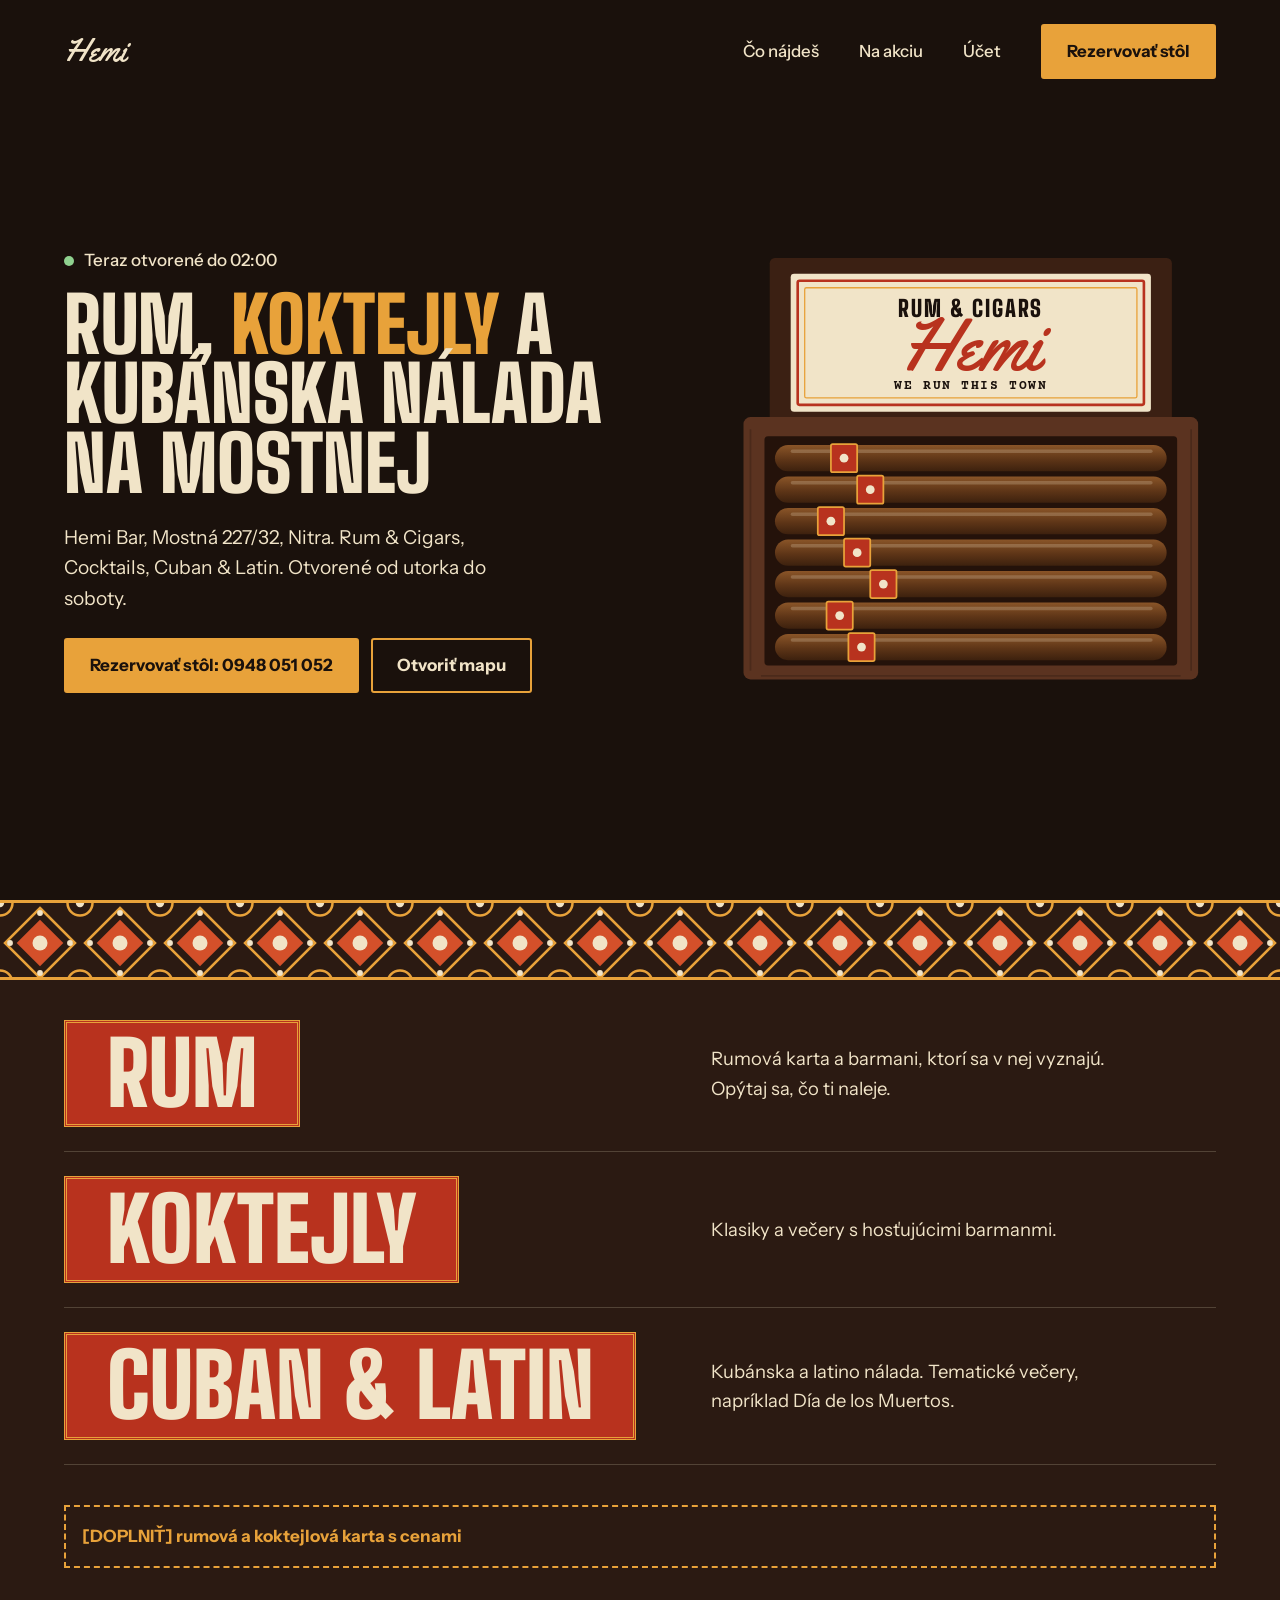
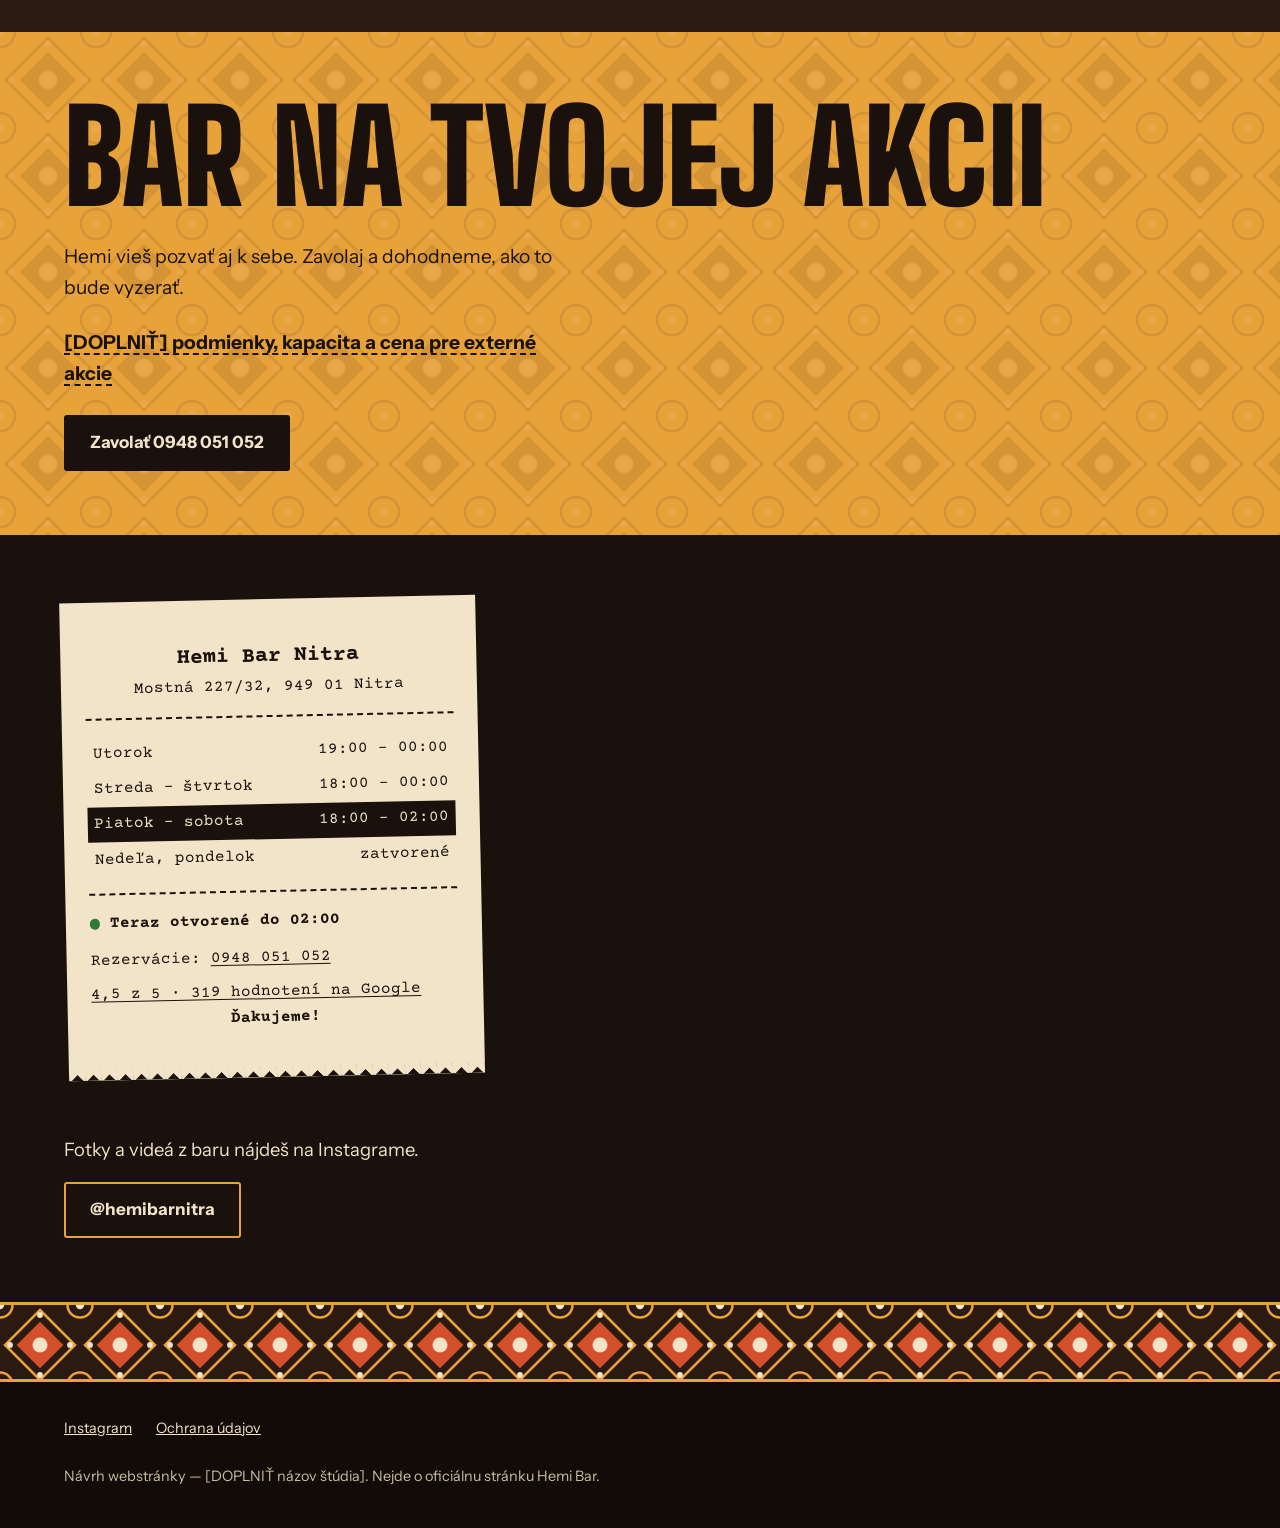
<file: index.html>
<!doctype html>
<html lang="sk">
<head>
  <meta charset="utf-8">
  <meta name="viewport" content="width=device-width, initial-scale=1">
  <title>Hemi Bar Nitra | Rum, koktejly a kubánska atmosféra</title>
  <meta name="description" content="Hemi Bar na Mostnej ulici v Nitre. Rum, koktejly, kubánska a latino atmosféra. Otvorené od utorka do soboty, rezervácie na 0948 051 052.">
  <meta name="theme-color" content="#1a110c">
  <meta property="og:type" content="website">
  <meta property="og:locale" content="sk_SK">
  <meta property="og:title" content="Hemi Bar Nitra | Rum &amp; Cigars, Cocktails, Cuban &amp; Latin">
  <meta property="og:description" content="Mostná 227/32, Nitra. Rezervácie na 0948 051 052.">
  <meta property="og:image" content="assets/og.jpg">
  <meta property="og:image:width" content="1200">
  <meta property="og:image:height" content="630">
  <meta property="og:image:alt" content="Otvorená debnička na cigary s nápisom Hemi, we run this town">
  <link rel="icon" href="assets/favicon.svg" type="image/svg+xml">
  <link rel="preconnect" href="https://fonts.googleapis.com">
  <link rel="preconnect" href="https://fonts.gstatic.com" crossorigin>
  <link href="https://fonts.googleapis.com/css2?family=Big+Shoulders+Display:wght@800;900&family=Yellowtail&family=Courier+Prime:wght@400;700&family=Instrument+Sans:wght@400;500;700&display=swap" rel="stylesheet">
  <link rel="stylesheet" href="style.css">
  <script defer src="script.js"></script>
  <script type="application/ld+json">
  {
    "@context": "https://schema.org",
    "@type": "BarOrPub",
    "name": "Hemi Bar",
    "alternateName": "Bar Ernesto Hemingway",
    "telephone": "+421948051052",
    "priceRange": "5–30 €",
    "address": {
      "@type": "PostalAddress",
      "streetAddress": "Mostná 227/32",
      "postalCode": "949 01",
      "addressLocality": "Nitra",
      "addressCountry": "SK"
    },
    "geo": {
      "@type": "GeoCoordinates",
      "latitude": 48.3155273,
      "longitude": 18.0904256
    },
    "openingHoursSpecification": [
      { "@type": "OpeningHoursSpecification", "dayOfWeek": "Tuesday", "opens": "19:00", "closes": "00:00" },
      { "@type": "OpeningHoursSpecification", "dayOfWeek": ["Wednesday", "Thursday"], "opens": "18:00", "closes": "00:00" },
      { "@type": "OpeningHoursSpecification", "dayOfWeek": ["Friday", "Saturday"], "opens": "18:00", "closes": "02:00" }
    ],
    "sameAs": ["https://www.instagram.com/hemibarnitra/"]
  }
  </script>
</head>
<body>
  <a class="skip-link" href="#co">Preskočiť na obsah</a>

  <header class="topbar">
    <a class="topbar-logo" href="#top" aria-label="Hemi Bar, začiatok stránky">Hemi</a>
    <nav class="topbar-nav" aria-label="Hlavná navigácia">
      <a href="#co">Čo nájdeš</a>
      <a href="#akcia">Na akciu</a>
      <a href="#ucet">Účet</a>
      <a class="button button-amber topbar-book" href="tel:+421948051052">Rezervovať stôl</a>
    </nav>
  </header>

  <main id="top">
    <section class="hero">
      <div class="hero-copy">
        <p class="status" data-open-status>Otváracie hodiny nižšie</p>
        <h1 class="hero-title">Rum, <em>koktejly</em> a kubánska nálada na Mostnej</h1>
        <p class="hero-lede">Hemi Bar, Mostná 227/32, Nitra. Rum &amp; Cigars, Cocktails, Cuban &amp; Latin. Otvorené od utorka do soboty.</p>
        <div class="actions">
          <a class="button button-amber" href="tel:+421948051052">Rezervovať stôl: 0948 051 052</a>
          <a class="button button-line" href="https://www.google.com/maps/search/?api=1&amp;query=Hemi+Bar+Mostná+227/32+Nitra" rel="noopener">Otvoriť mapu</a>
        </div>
      </div>
      <svg class="cigar-box" viewBox="0 0 560 500" role="img" aria-label="Otvorená debnička na cigary s nápisom Hemi, we run this town a siedmimi cigarami s červenými páskami">
        <defs>
          <linearGradient id="cigar-leaf" x1="0" y1="0" x2="0" y2="1">
            <stop offset="0" stop-color="#8a5528"/>
            <stop offset="0.55" stop-color="#5e3517"/>
            <stop offset="1" stop-color="#3d210e"/>
          </linearGradient>
        </defs>
        <rect class="cigar-box-lid" x="50" y="8" width="460" height="196" rx="6"/>
        <rect class="cigar-box-label" x="74" y="26" width="412" height="158" rx="4"/>
        <rect class="cigar-box-frame" x="82" y="34" width="396" height="142" rx="2"/>
        <rect class="cigar-box-frame-inner" x="90" y="42" width="380" height="126" rx="2"/>
        <text class="cigar-box-tagline" x="280" y="76" text-anchor="middle">Rum &amp; Cigars</text>
        <text class="cigar-box-logo" x="280" y="136" text-anchor="middle">Hemi</text>
        <text class="cigar-box-sign" x="280" y="158" text-anchor="middle">we run this town</text>
        <rect class="cigar-box-body" x="20" y="190" width="520" height="300" rx="8"/>
        <path class="cigar-box-grain" d="M28 204V480M532 204V480M40 486H520"/>
        <rect class="cigar-box-tray" x="44" y="212" width="472" height="262" rx="4"/>
        <g>
          <rect class="cigar-body" x="56" y="222" width="448" height="30" rx="15"/>
          <rect class="cigar-shine" x="74" y="227" width="414" height="4" rx="2"/>
          <rect class="cigar-band" x="120" y="221" width="30" height="32" rx="2"/>
          <circle class="cigar-band-dot" cx="135" cy="237" r="5"/>
        </g>
        <g>
          <rect class="cigar-body" x="56" y="258" width="448" height="30" rx="15"/>
          <rect class="cigar-shine" x="74" y="263" width="414" height="4" rx="2"/>
          <rect class="cigar-band" x="150" y="257" width="30" height="32" rx="2"/>
          <circle class="cigar-band-dot" cx="165" cy="273" r="5"/>
        </g>
        <g>
          <rect class="cigar-body" x="56" y="294" width="448" height="30" rx="15"/>
          <rect class="cigar-shine" x="74" y="299" width="414" height="4" rx="2"/>
          <rect class="cigar-band" x="105" y="293" width="30" height="32" rx="2"/>
          <circle class="cigar-band-dot" cx="120" cy="309" r="5"/>
        </g>
        <g>
          <rect class="cigar-body" x="56" y="330" width="448" height="30" rx="15"/>
          <rect class="cigar-shine" x="74" y="335" width="414" height="4" rx="2"/>
          <rect class="cigar-band" x="135" y="329" width="30" height="32" rx="2"/>
          <circle class="cigar-band-dot" cx="150" cy="345" r="5"/>
        </g>
        <g>
          <rect class="cigar-body" x="56" y="366" width="448" height="30" rx="15"/>
          <rect class="cigar-shine" x="74" y="371" width="414" height="4" rx="2"/>
          <rect class="cigar-band" x="165" y="365" width="30" height="32" rx="2"/>
          <circle class="cigar-band-dot" cx="180" cy="381" r="5"/>
        </g>
        <g>
          <rect class="cigar-body" x="56" y="402" width="448" height="30" rx="15"/>
          <rect class="cigar-shine" x="74" y="407" width="414" height="4" rx="2"/>
          <rect class="cigar-band" x="115" y="401" width="30" height="32" rx="2"/>
          <circle class="cigar-band-dot" cx="130" cy="417" r="5"/>
        </g>
        <g>
          <rect class="cigar-body" x="56" y="438" width="448" height="30" rx="15"/>
          <rect class="cigar-shine" x="74" y="443" width="414" height="4" rx="2"/>
          <rect class="cigar-band" x="140" y="437" width="30" height="32" rx="2"/>
          <circle class="cigar-band-dot" cx="155" cy="453" r="5"/>
        </g>
      </svg>
    </section>

    <div class="tile-band" aria-hidden="true"></div>

    <section class="list" id="co">
      <h2 class="visually-hidden">Čo nájdeš v Hemi</h2>
      <article class="list-row">
        <h3 class="band">Rum</h3>
        <p>Rumová karta a barmani, ktorí sa v nej vyznajú. Opýtaj sa, čo ti naleje.</p>
      </article>
      <article class="list-row">
        <h3 class="band">Koktejly</h3>
        <p>Klasiky a večery s hosťujúcimi barmanmi.</p>
      </article>
      <article class="list-row">
        <h3 class="band">Cuban &amp; Latin</h3>
        <p>Kubánska a latino nálada. Tematické večery, napríklad Día de los Muertos.</p>
      </article>
      <p class="list-menu placeholder">[DOPLNIŤ] rumová a koktejlová karta s cenami</p>
    </section>

    <section class="event" id="akcia">
      <h2>Bar na tvojej akcii</h2>
      <p>Hemi vieš pozvať aj k sebe. Zavolaj a dohodneme, ako to bude vyzerať.</p>
      <p class="placeholder-on-amber">[DOPLNIŤ] podmienky, kapacita a cena pre externé akcie</p>
      <a class="button button-dark" href="tel:+421948051052">Zavolať 0948 051 052</a>
    </section>

    <section class="tab" id="ucet">
      <div class="receipt" role="group" aria-label="Otváracie hodiny a kontakt">
        <p class="receipt-head">Hemi Bar Nitra</p>
        <p class="receipt-sub">Mostná 227/32, 949 01 Nitra</p>
        <dl class="hours">
          <div data-days="2"><dt>Utorok</dt><dd>19:00 – 00:00</dd></div>
          <div data-days="3 4"><dt>Streda – štvrtok</dt><dd>18:00 – 00:00</dd></div>
          <div data-days="5 6"><dt>Piatok – sobota</dt><dd>18:00 – 02:00</dd></div>
          <div data-days="0 1"><dt>Nedeľa, pondelok</dt><dd>zatvorené</dd></div>
        </dl>
        <p class="status receipt-status" data-open-status>Otváracie hodiny vyššie</p>
        <p class="receipt-line">Rezervácie: <a href="tel:+421948051052">0948 051 052</a></p>
        <p class="receipt-line"><a href="https://www.google.com/maps/place/Hemi+Bar/@48.3155273,18.0904256,17z" rel="noopener">4,5 z 5 · 319 hodnotení na Google</a></p>
        <p class="receipt-thanks">Ďakujeme!</p>
      </div>
      <iframe class="map" title="Mapa: Hemi Bar, Mostná 227/32, Nitra" loading="lazy"
              src="https://www.google.com/maps?q=48.3155273,18.0904256&amp;z=17&amp;output=embed"></iframe>
    </section>

    <section class="gallery-note">
      <p>Fotky a videá z baru nájdeš na Instagrame.</p>
      <a class="button button-line" href="https://www.instagram.com/hemibarnitra/" rel="noopener">@hemibarnitra</a>
    </section>
  </main>

  <div class="tile-band" aria-hidden="true"></div>

  <footer class="footer">
    <p class="footer-links">
      <a href="https://www.instagram.com/hemibarnitra/" rel="noopener">Instagram</a>
      <a href="ochrana-udajov.html">Ochrana údajov</a>
    </p>
    <p class="footer-note">Návrh webstránky — [DOPLNIŤ názov štúdia]. Nejde o oficiálnu stránku Hemi Bar.</p>
  </footer>

  <nav class="dock" aria-label="Rýchle akcie">
    <a class="button button-amber" href="tel:+421948051052">Rezervovať stôl</a>
    <a class="button button-line" href="https://www.google.com/maps/search/?api=1&amp;query=Hemi+Bar+Mostná+227/32+Nitra" rel="noopener">Mapa</a>
  </nav>
</body>
</html>
</file>
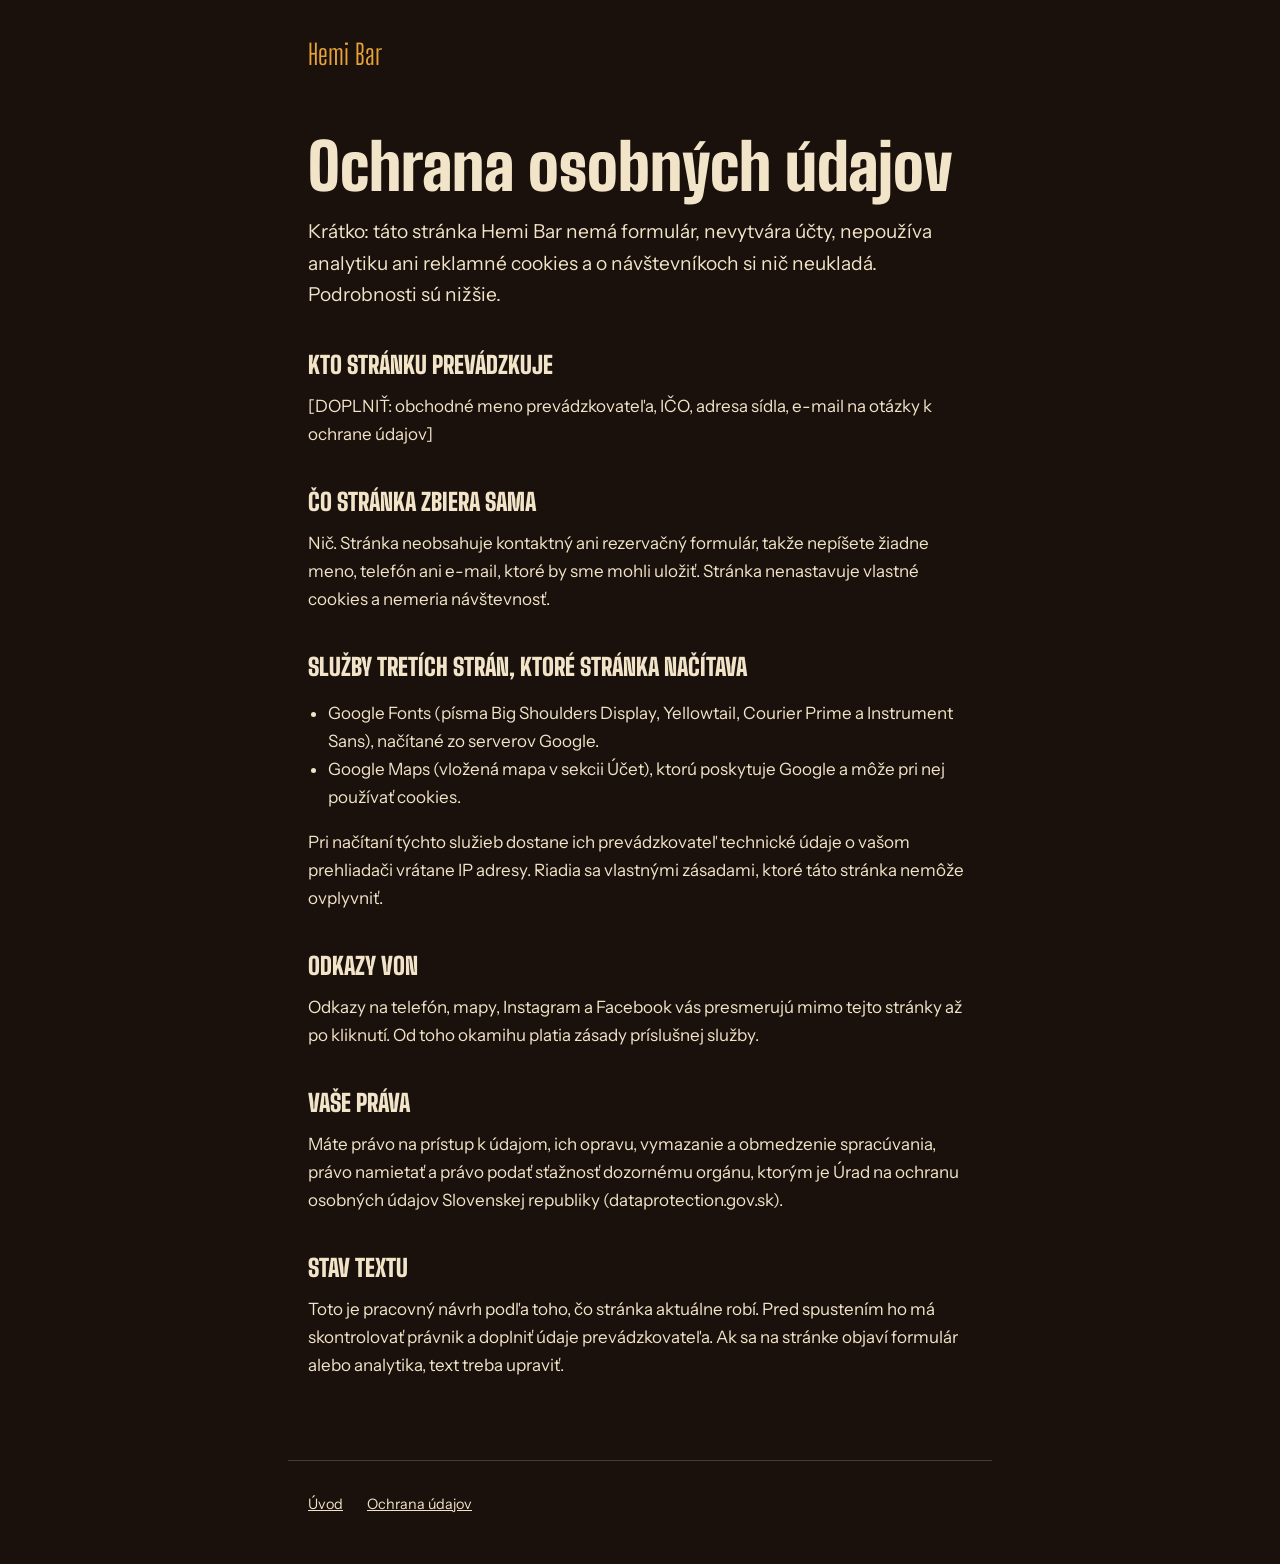
<file: ochrana-udajov.html>
<!doctype html>
<html lang="sk">
<head>
  <meta charset="utf-8">
  <meta name="viewport" content="width=device-width, initial-scale=1">
  <title>Ochrana údajov | Hemi Bar</title>
  <meta name="description" content="Aké údaje spracúva stránka Hemi Bar. Návrh na kontrolu právnikom.">
  <meta name="robots" content="noindex">
  <meta name="theme-color" content="#1a110c">
  <link rel="icon" href="assets/favicon.svg" type="image/svg+xml">
  <link rel="preconnect" href="https://fonts.googleapis.com">
  <link rel="preconnect" href="https://fonts.gstatic.com" crossorigin>
  <link href="https://fonts.googleapis.com/css2?family=Big+Shoulders+Display:wght@800;900&family=Yellowtail&family=Courier+Prime:wght@400;700&family=Instrument+Sans:wght@400;500;700&display=swap" rel="stylesheet">
  <link rel="stylesheet" href="style.css">
  <link rel="stylesheet" href="page.css">
</head>
<body class="page-body">
  <main class="page">
    <a class="page-home" href="./">Hemi Bar</a>
    <div class="page-content">
      <h1>Ochrana osobných údajov</h1>
      <p class="page-lead">Krátko: táto stránka Hemi Bar nemá formulár, nevytvára účty, nepoužíva analytiku ani reklamné cookies a o návštevníkoch si nič neukladá. Podrobnosti sú nižšie.</p>

      <h2>Kto stránku prevádzkuje</h2>
      <p>[DOPLNIŤ: obchodné meno prevádzkovateľa, IČO, adresa sídla, e-mail na otázky k ochrane údajov]</p>

      <h2>Čo stránka zbiera sama</h2>
      <p>Nič. Stránka neobsahuje kontaktný ani rezervačný formulár, takže nepíšete žiadne meno, telefón ani e-mail, ktoré by sme mohli uložiť. Stránka nenastavuje vlastné cookies a nemeria návštevnosť.</p>

      <h2>Služby tretích strán, ktoré stránka načítava</h2>
      <ul>
        <li>Google Fonts (písma Big Shoulders Display, Yellowtail, Courier Prime a Instrument Sans), načítané zo serverov Google.</li>
        <li>Google Maps (vložená mapa v sekcii Účet), ktorú poskytuje Google a môže pri nej používať cookies.</li>
      </ul>
      <p>Pri načítaní týchto služieb dostane ich prevádzkovateľ technické údaje o vašom prehliadači vrátane IP adresy. Riadia sa vlastnými zásadami, ktoré táto stránka nemôže ovplyvniť.</p>

      <h2>Odkazy von</h2>
      <p>Odkazy na telefón, mapy, Instagram a Facebook vás presmerujú mimo tejto stránky až po kliknutí. Od toho okamihu platia zásady príslušnej služby.</p>

      <h2>Vaše práva</h2>
      <p>Máte právo na prístup k údajom, ich opravu, vymazanie a obmedzenie spracúvania, právo namietať a právo podať sťažnosť dozornému orgánu, ktorým je Úrad na ochranu osobných údajov Slovenskej republiky (dataprotection.gov.sk).</p>

      <h2>Stav textu</h2>
      <p>Toto je pracovný návrh podľa toho, čo stránka aktuálne robí. Pred spustením ho má skontrolovať právnik a doplniť údaje prevádzkovateľa. Ak sa na stránke objaví formulár alebo analytika, text treba upraviť.</p>

    </div>
  </main>
  <footer class="page-footer">
    <a href="./">Úvod</a>
    <a href="ochrana-udajov.html">Ochrana údajov</a>
  </footer>
</body>
</html>
</file>
<file: style.css>
:root {
  --tobacco: #1a110c;
  --tobacco-deep: #120b08;
  --brick: #2b1a12;
  --cedar: #5b3320;
  --amber: #e8a23a;
  --cream: #f1e4c8;
  --cream-muted: rgba(241, 228, 200, 0.82);
  --band-red: #b8321e;
  --status-open: #8fd18f;
  --font-poster: "Big Shoulders Display", "Impact", sans-serif;
  --font-script: "Yellowtail", cursive;
  --font-type: "Courier Prime", "Courier New", monospace;
  --font-body: "Instrument Sans", "Segoe UI", sans-serif;
  --space-1: 0.5rem;
  --space-2: 1rem;
  --space-3: 1.5rem;
  --space-4: 2.5rem;
  --space-5: 4rem;
  --space-6: 6rem;
  --gutter: 1.25rem;
  --dock-height: 4.75rem;
  --radius-button: 3px;
}

*,
*::before,
*::after {
  box-sizing: border-box;
}

html {
  scroll-behavior: smooth;
  scroll-padding-top: 4rem;
}

body {
  margin: 0;
  padding-bottom: var(--dock-height);
  background: var(--tobacco);
  color: var(--cream);
  font-family: var(--font-body);
  font-size: 1.0625rem;
  line-height: 1.6;
}

a {
  color: inherit;
}

:focus-visible {
  outline: 3px solid var(--amber);
  outline-offset: 3px;
}

h1,
h2,
h3 {
  margin: 0;
  font-weight: 900;
}

h2,
h3 {
  font-family: var(--font-poster);
  line-height: 0.95;
  text-transform: uppercase;
}

p {
  margin: 0 0 1em;
}

.visually-hidden {
  position: absolute;
  width: 1px;
  height: 1px;
  overflow: hidden;
  clip-path: inset(50%);
  white-space: nowrap;
}

.skip-link {
  position: absolute;
  left: var(--gutter);
  top: -4rem;
  z-index: 20;
  padding: 0.75rem var(--space-2);
  background: var(--amber);
  color: var(--tobacco);
}

.skip-link:focus {
  top: 0.75rem;
}

.topbar {
  position: absolute;
  inset: 0 0 auto 0;
  z-index: 10;
  display: flex;
  align-items: center;
  justify-content: space-between;
  gap: var(--space-3);
  padding: var(--space-2) var(--gutter);
}

.topbar-logo {
  padding: 0.4rem 0;
  font-family: var(--font-script);
  font-size: 2rem;
  line-height: 1;
  text-decoration: none;
}

.topbar-nav {
  display: flex;
  align-items: center;
  gap: 1.1rem;
  font-size: 0.95rem;
  font-weight: 500;
}

.topbar-nav a:not(.button) {
  display: inline-block;
  padding: 0.7rem 0;
  text-decoration: none;
}

.topbar-nav a:not(.button):hover {
  color: var(--amber);
}

.topbar-nav .topbar-book {
  display: none;
  min-height: 2.75rem;
}

.button {
  display: inline-flex;
  align-items: center;
  justify-content: center;
  min-height: 3.25rem;
  padding: 0.75rem var(--space-3);
  border: 2px solid var(--amber);
  border-radius: var(--radius-button);
  font-weight: 700;
  text-decoration: none;
  text-align: center;
  transition: background-color 0.2s, color 0.2s, border-color 0.2s;
}

.button-amber {
  background: var(--amber);
  color: var(--tobacco);
}

.button-amber:hover {
  background: var(--cream);
  border-color: var(--cream);
}

.button-line {
  background: transparent;
  color: var(--cream);
}

.button-line:hover {
  background: var(--amber);
  color: var(--tobacco);
}

.button-dark {
  background: var(--tobacco);
  border-color: var(--tobacco);
  color: var(--cream);
}

.button-dark:hover {
  background: transparent;
  color: var(--tobacco);
}

.actions {
  display: flex;
  flex-wrap: wrap;
  gap: 0.75rem;
}

.status {
  display: inline-flex;
  align-items: center;
  gap: 0.6rem;
  margin: 0 0 var(--space-2);
  font-weight: 500;
}

.status::before {
  content: "";
  flex: none;
  width: 0.65rem;
  height: 0.65rem;
  border-radius: 50%;
  background: var(--band-red);
}

.status[data-open="true"]::before {
  background: var(--status-open);
}

.hero {
  display: grid;
  gap: var(--space-4);
  align-items: center;
  min-height: 100svh;
  padding: 5.5rem var(--gutter) var(--space-5);
  background: var(--tobacco);
}

.hero-title {
  max-width: 40rem;
  margin-bottom: var(--space-3);
  font-family: var(--font-poster);
  font-size: clamp(3.25rem, 15vw, 7.5rem);
  line-height: 0.9;
  text-transform: uppercase;
}

.hero-title em {
  color: var(--amber);
  font-style: normal;
}

.hero-lede {
  max-width: 28rem;
  margin-bottom: var(--space-3);
  font-size: 1.2rem;
}

.hero .actions {
  display: none;
}

.cigar-box {
  width: min(100%, 34rem);
  height: auto;
  justify-self: center;
}

.cigar-box-lid {
  fill: #3b2013;
}

.cigar-box-label {
  fill: var(--cream);
}

.cigar-box-frame {
  fill: none;
  stroke: var(--band-red);
  stroke-width: 3;
}

.cigar-box-frame-inner {
  fill: none;
  stroke: var(--amber);
  stroke-width: 1.5;
}

.cigar-box-logo {
  fill: var(--band-red);
  font-family: var(--font-script);
  font-size: 84px;
}

.cigar-box-sign {
  fill: var(--tobacco);
  font-family: var(--font-type);
  font-size: 15px;
  font-weight: 700;
  letter-spacing: 0.12em;
  text-transform: uppercase;
}

.cigar-box-tagline {
  fill: var(--tobacco);
  font-family: var(--font-poster);
  font-size: 26px;
  font-weight: 900;
  letter-spacing: 0.08em;
  text-transform: uppercase;
}

.cigar-box-body {
  fill: var(--cedar);
}

.cigar-box-tray {
  fill: #24120a;
}

.cigar-box-grain {
  fill: none;
  stroke: rgba(0, 0, 0, 0.18);
  stroke-width: 2;
}

.cigar-body {
  fill: url("#cigar-leaf");
}

.cigar-shine {
  fill: rgba(241, 228, 200, 0.22);
}

.cigar-cap {
  fill: #3a1f0f;
}

.cigar-band {
  fill: var(--band-red);
  stroke: var(--amber);
  stroke-width: 2;
}

.cigar-band-dot {
  fill: var(--cream);
}

.tile-band {
  height: 4rem;
  background: url("assets/tile.svg") 0 0 / 64px 64px repeat-x;
  border-block: 3px solid var(--amber);
}

.list {
  padding: var(--space-2) var(--gutter) var(--space-5);
  background: var(--brick);
}

.list-row {
  display: grid;
  gap: var(--space-2);
  align-items: center;
  padding: var(--space-3) 0;
  border-bottom: 1px solid rgba(241, 228, 200, 0.2);
}

.band {
  justify-self: start;
  padding: 0.1em 0.45em;
  border: 3px double var(--amber);
  background: var(--band-red);
  color: var(--cream);
  font-size: clamp(2.75rem, 11vw, 5.5rem);
}

.list-row p {
  max-width: 28rem;
  margin: 0;
  font-size: 1.15rem;
}

.placeholder,
.placeholder-on-amber {
  font-weight: 700;
}

.list-menu {
  margin: var(--space-4) 0 0;
  padding: var(--space-2);
  border: 2px dashed var(--amber);
  color: var(--amber);
}

.event {
  position: relative;
  padding: var(--space-5) var(--gutter);
  background: var(--amber);
  color: var(--tobacco);
  overflow: hidden;
}

.event::before {
  content: "";
  position: absolute;
  inset: 0;
  background: url("assets/tile-on-amber.svg") 0 0 / 96px 96px;
  opacity: 0.09;
  pointer-events: none;
}

.event > * {
  position: relative;
}

.event h2 {
  font-size: clamp(3.5rem, 14vw, 8rem);
}

.event p {
  max-width: 32rem;
  margin-top: var(--space-3);
  font-size: 1.2rem;
}

.placeholder-on-amber {
  font-size: 1rem;
  text-decoration: underline dashed;
  text-underline-offset: 0.25em;
}

.event .button {
  margin-top: var(--space-1);
}

.tab {
  display: grid;
  gap: var(--space-5);
  padding: var(--space-5) var(--gutter) var(--space-4);
  background: var(--tobacco);
}

.receipt {
  position: relative;
  width: 100%;
  max-width: 26rem;
  padding: var(--space-4) var(--space-3) 2.25rem;
  background: var(--cream);
  color: var(--tobacco);
  font-family: var(--font-type);
  font-size: 0.9rem;
  transform: rotate(-1.2deg);
}

.receipt::after {
  content: "";
  position: absolute;
  top: calc(100% - 1px);
  left: 0;
  right: 0;
  height: 0.75rem;
  background:
    linear-gradient(135deg, var(--cream) 50%, transparent 50%) 0 0 / 1rem 0.75rem,
    linear-gradient(225deg, var(--cream) 50%, transparent 50%) 0 0 / 1rem 0.75rem;
}

.receipt p {
  margin: 0;
}

.receipt-head {
  font-size: 1.35rem;
  font-weight: 700;
  text-align: center;
}

.receipt-sub {
  padding-bottom: var(--space-2);
  border-bottom: 2px dashed var(--tobacco);
  text-align: center;
}

.hours {
  margin: 0;
  padding: var(--space-2) 0;
  border-bottom: 2px dashed var(--tobacco);
}

.hours div {
  display: flex;
  justify-content: space-between;
  gap: var(--space-2);
  padding: 0.3rem 0.4rem;
}

.hours dt,
.hours dd {
  margin: 0;
}

.hours .is-today {
  background: var(--tobacco);
  color: var(--cream);
}

.receipt-status {
  padding: var(--space-2) 0 0.25rem;
  font-weight: 700;
}

.receipt-status::before {
  background: var(--tobacco);
}

.receipt-status[data-open="true"]::before {
  background: #2d7a3a;
}

.receipt-line {
  padding-top: var(--space-1);
}

.receipt-line a {
  text-underline-offset: 0.2em;
}

.receipt-thanks {
  margin-top: 1.25rem;
  font-weight: 700;
  text-align: center;
}

.map {
  display: block;
  width: 100%;
  height: 22rem;
  border: 0;
  filter: sepia(0.5) saturate(0.8) brightness(0.9);
}

.gallery-note {
  padding: var(--space-2) var(--gutter) var(--space-5);
  background: var(--tobacco);
}

.gallery-note p {
  font-size: 1.15rem;
}

.footer {
  padding: var(--space-3) var(--gutter) var(--space-4);
  background: var(--tobacco-deep);
  font-size: 0.9rem;
}

.footer-links {
  display: flex;
  flex-wrap: wrap;
  gap: var(--space-3);
}

.footer-links a {
  display: inline-block;
  padding: 0.7rem 0;
}

.footer-note {
  margin: var(--space-1) 0 0;
  color: var(--cream-muted);
}

.dock {
  position: fixed;
  inset: auto 0 0 0;
  z-index: 15;
  display: grid;
  grid-template-columns: 1.6fr 1fr;
  gap: 0.75rem;
  padding: 0.75rem var(--gutter) calc(0.75rem + env(safe-area-inset-bottom));
  background: var(--tobacco-deep);
  border-top: 2px solid var(--amber);
}

@media (min-width: 48rem) {
  :root {
    --gutter: 3rem;
  }

  body {
    padding-bottom: 0;
  }

  .dock {
    display: none;
  }

  .topbar {
    padding-top: var(--space-3);
  }

  .topbar-nav {
    gap: var(--space-4);
    font-size: 1.05rem;
  }

  .topbar-nav .topbar-book {
    display: inline-flex;
  }

  .hero {
    grid-template-columns: minmax(0, 1.1fr) minmax(0, 0.9fr);
    gap: var(--space-5);
    padding-top: 6.5rem;
  }

  .hero .actions {
    display: flex;
  }

  .hero-title {
    font-size: clamp(4rem, 6vw, 6.25rem);
  }

  .list-row {
    grid-template-columns: minmax(0, 1.2fr) minmax(0, 1fr);
    gap: var(--space-4);
  }

  .receipt {
    font-size: 1rem;
  }

  .tab {
    grid-template-columns: minmax(0, 26rem) minmax(0, 1fr);
    align-items: start;
    gap: var(--space-5);
  }

  .map {
    height: 30rem;
  }

  .tile-band {
    height: 5rem;
    background-size: 80px 80px;
  }
}

@media (min-width: 75rem) {
  :root {
    --gutter: max(4rem, calc((100vw - 76rem) / 2));
  }
}

@media (prefers-reduced-motion: reduce) {
  html {
    scroll-behavior: auto;
  }

  .button {
    transition: none;
  }
}
</file>
<file: page.css>
:root {
  --page-bg: var(--tobacco);
  --page-ink: var(--cream);
  --page-accent: var(--amber);
  --page-accent-ink: var(--tobacco);
  --page-line: rgba(241, 228, 200, 0.2);
  --page-display-font: var(--font-poster);
  --page-body-font: var(--font-body);
}

.page-body {
  min-height: 100vh;
  padding-bottom: 0;
  background: var(--page-bg);
  color: var(--page-ink);
  font-family: var(--page-body-font);
}

.page {
  max-width: 44rem;
  margin: 0 auto;
  padding: 1.5rem 1.25rem 4rem;
}

.page-home {
  display: inline-block;
  margin-bottom: 3rem;
  padding: 0.5rem 0;
  color: var(--page-accent);
  font-family: var(--page-display-font);
  font-size: 1.75rem;
  text-decoration: none;
}

.page-content h1 {
  margin-bottom: 1rem;
  font-family: var(--page-display-font);
  font-size: clamp(2.5rem, 8vw, 4rem);
  line-height: 1.05;
}

.page-content h2 {
  margin: 2.5rem 0 0.75rem;
  font-family: var(--page-display-font);
  font-size: 1.5rem;
  line-height: 1.2;
}

.page-content p,
.page-content li {
  line-height: 1.65;
}

.page-content ul {
  padding-left: 1.25rem;
}

.page-lead {
  font-size: 1.2rem;
}

.page-code {
  margin: 0;
  color: var(--page-accent);
  font-family: var(--page-display-font);
  font-size: clamp(5rem, 24vw, 10rem);
  line-height: 1;
}

.page-button {
  display: inline-flex;
  align-items: center;
  min-height: 3.25rem;
  padding: 0.75rem 1.5rem;
  background: var(--page-accent);
  color: var(--page-accent-ink);
  font-weight: 700;
  text-decoration: none;
}

.page-button:hover {
  background: var(--page-ink);
}

.page-content a:not(.page-button) {
  text-decoration-color: var(--page-accent);
  text-underline-offset: 0.2em;
}

.page-footer {
  display: flex;
  gap: 1.5rem;
  max-width: 44rem;
  margin: 0 auto;
  padding: 1.5rem 1.25rem 2.5rem;
  border-top: 1px solid var(--page-line);
  font-size: 0.9rem;
}

.page-footer a {
  display: inline-block;
  padding: 0.5rem 0;
}
</file>
